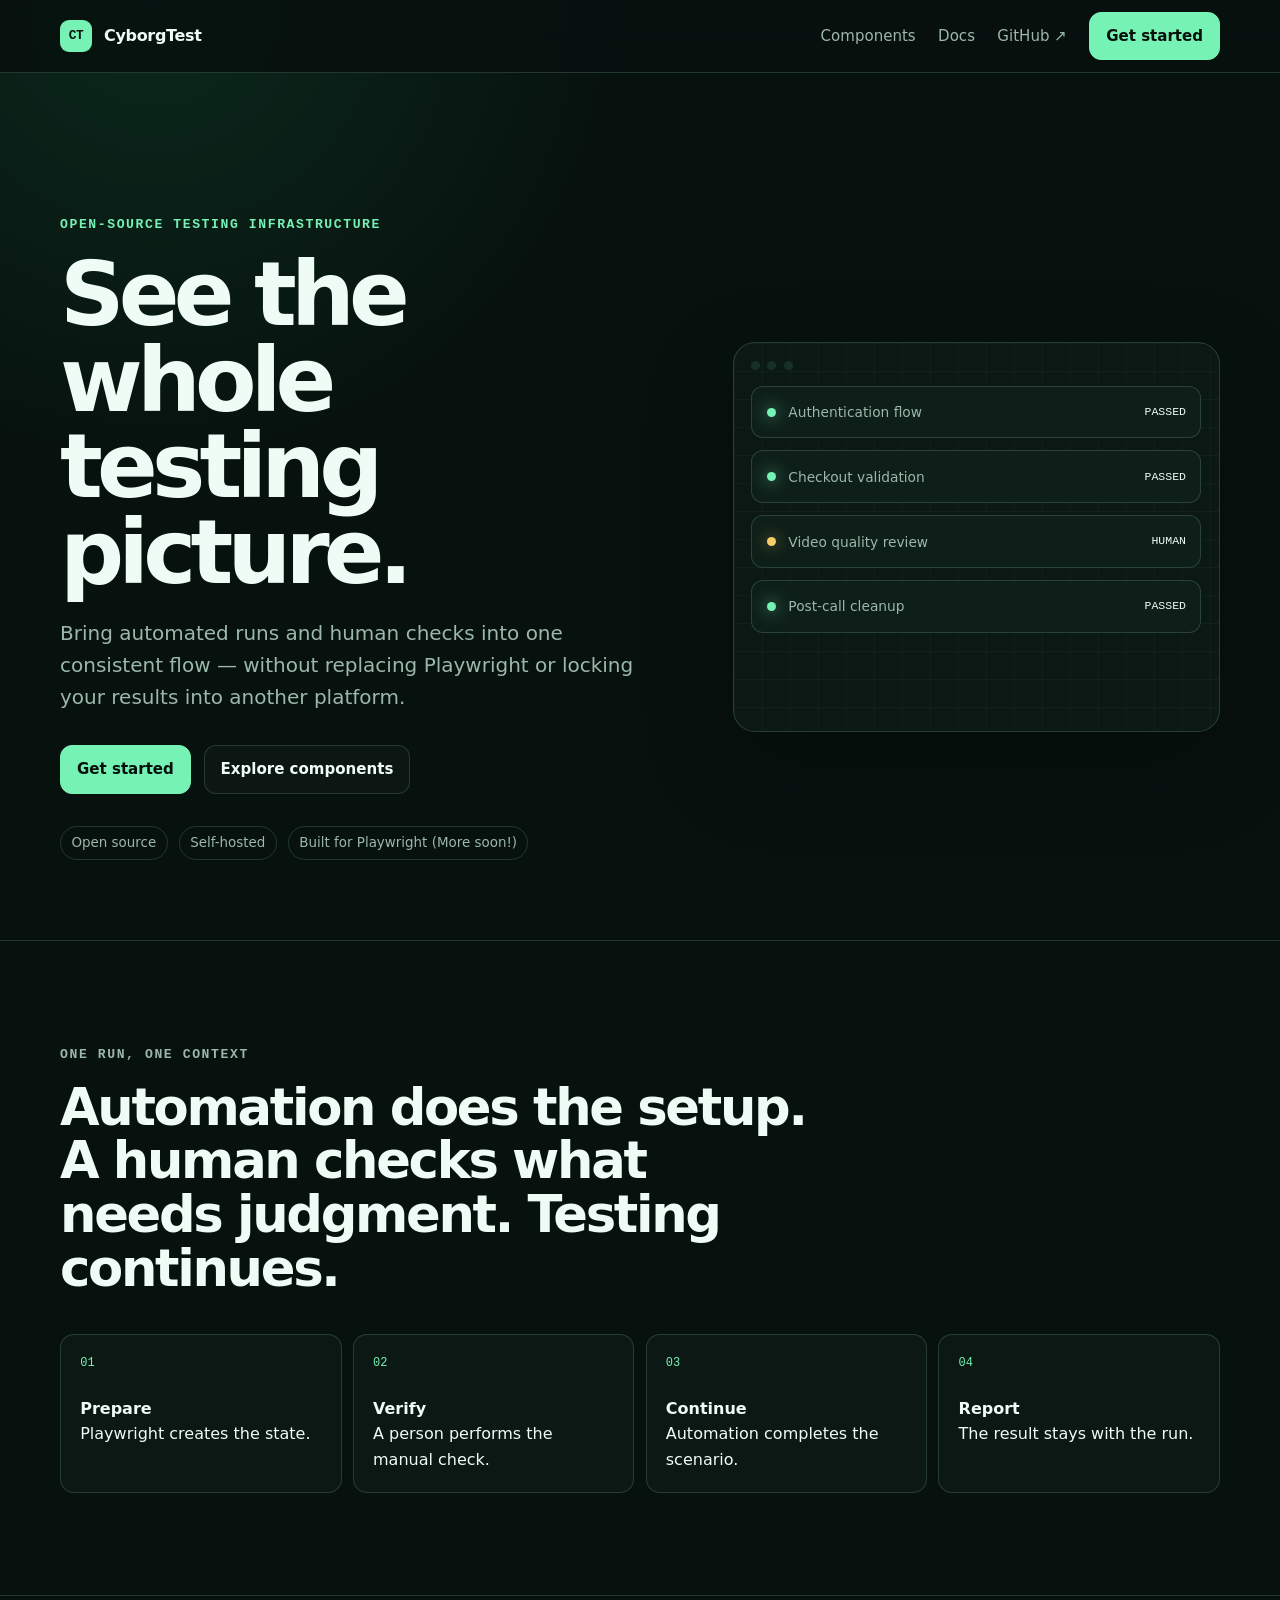
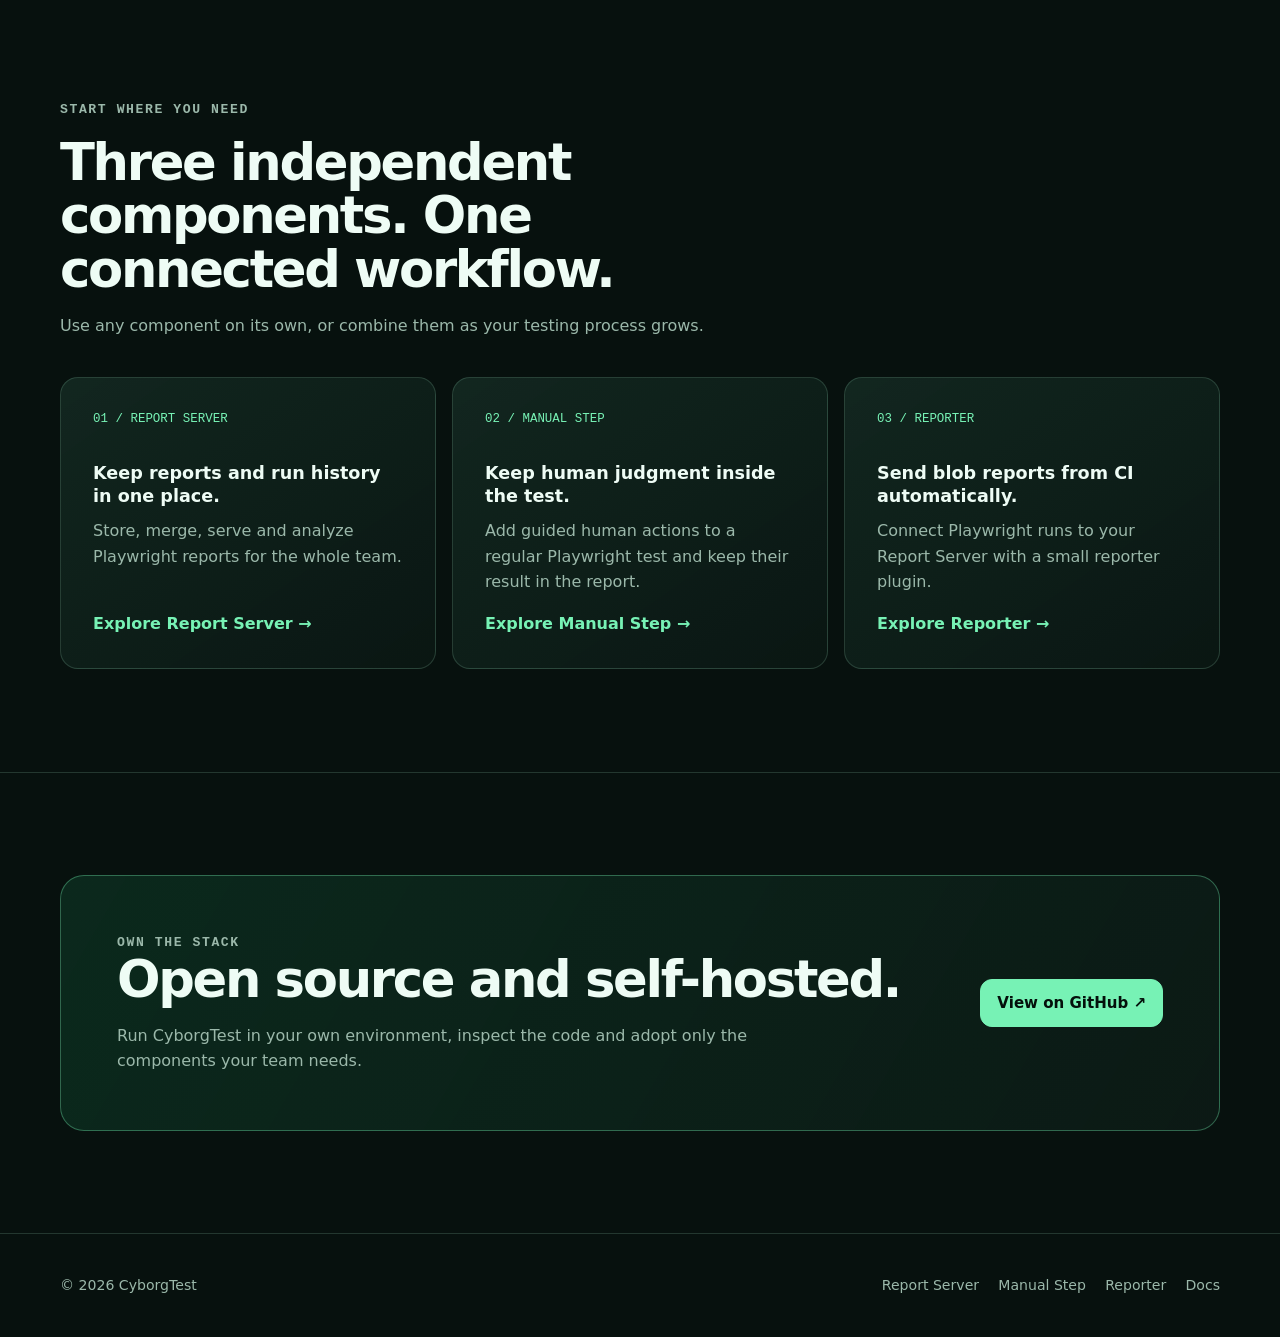
<file: index.html>
<!doctype html>
<html lang="en">
  <head>
    <meta charset="UTF-8" />
    <meta name="viewport" content="width=device-width, initial-scale=1.0" />
    <meta name="description" content="CyborgTest brings automated and human test results into one place." />
    <title>CyborgTest — One view of your testing</title>
    <link rel="icon" href="./assets/favicon.svg" type="image/svg+xml" />
    <link rel="stylesheet" href="./assets/styles.css" />
  </head>
  <body>
    <a class="skip-link" href="#main">Skip to content</a>
    <header class="site-header">
      <nav class="nav container" aria-label="Main navigation">
        <a class="brand" href="./" aria-label="CyborgTest home"><span class="brand-mark">CT</span><span>CyborgTest</span></a>
        <button class="nav-toggle" type="button" aria-expanded="false" aria-controls="nav-links" data-nav-toggle>Menu</button>
        <div class="nav-links" id="nav-links" data-nav-links>
          <a href="#components">Components</a>
          <a href="./docs/">Docs</a>
          <a href="https://github.com/CyborgTests" target="_blank" rel="noreferrer">GitHub ↗</a>
          <a class="button button-primary" href="./docs/">Get started</a>
        </div>
      </nav>
    </header>

    <main id="main">
      <section class="hero">
        <div class="hero-grid container">
          <div>
            <p class="eyebrow">Open-source testing infrastructure</p>
            <h1>See the whole testing picture.</h1>
            <p class="lead">Bring automated runs and human checks into one consistent flow — without replacing Playwright or locking your results into another platform.</p>
            <div class="hero-actions">
              <a class="button button-primary" href="./docs/">Get started</a>
              <a class="button button-secondary" href="#components">Explore components</a>
            </div>
            <div class="trust-row" aria-label="Product attributes">
              <span class="tag">Open source</span>
              <span class="tag">Self-hosted</span>
              <span class="tag">Built for Playwright (More soon!)</span>
            </div>
          </div>

          <div class="demo-frame" aria-label="Placeholder representation of a unified test run">
            <div class="window-bar"><span class="window-dot"></span><span class="window-dot"></span><span class="window-dot"></span></div>
            <div class="demo-stack">
              <div class="demo-row"><span class="status-dot"></span><span>Authentication flow</span><span class="status-label">PASSED</span></div>
              <div class="demo-row"><span class="status-dot"></span><span>Checkout validation</span><span class="status-label">PASSED</span></div>
              <div class="demo-row"><span class="status-dot manual"></span><span>Video quality review</span><span class="status-label">HUMAN</span></div>
              <div class="demo-row"><span class="status-dot"></span><span>Post-call cleanup</span><span class="status-label">PASSED</span></div>
            </div>
          </div>
        </div>
      </section>

      <section class="section section-border" id="workflow">
        <div class="container">
          <div class="section-heading">
            <p class="eyebrow">One run, one context</p>
            <h2>Automation does the setup. A human checks what needs judgment. Testing continues.</h2>
          </div>
          <div class="flow">
            <div class="flow-step"><strong>Prepare</strong><br />Playwright creates the state.</div>
            <div class="flow-step"><strong>Verify</strong><br />A person performs the manual check.</div>
            <div class="flow-step"><strong>Continue</strong><br />Automation completes the scenario.</div>
            <div class="flow-step"><strong>Report</strong><br />The result stays with the run.</div>
          </div>
        </div>
      </section>

      <section class="section section-border" id="components">
        <div class="container">
          <div class="section-heading">
            <p class="eyebrow">Start where you need</p>
            <h2>Three independent components. One connected workflow.</h2>
            <p>Use any component on its own, or combine them as your testing process grows.</p>
          </div>
          <div class="grid-3">
            <article class="card">
              <span class="card-index">01 / REPORT SERVER</span>
              <h3>Keep reports and run history in one place.</h3>
              <p>Store, merge, serve and analyze Playwright reports for the whole team.</p>
              <a class="text-link" href="./report-server/">Explore Report Server →</a>
            </article>
            <article class="card">
              <span class="card-index">02 / MANUAL STEP</span>
              <h3>Keep human judgment inside the test.</h3>
              <p>Add guided human actions to a regular Playwright test and keep their result in the report.</p>
              <a class="text-link" href="./manual-step/">Explore Manual Step →</a>
            </article>
            <article class="card">
              <span class="card-index">03 / REPORTER</span>
              <h3>Send blob reports from CI automatically.</h3>
              <p>Connect Playwright runs to your Report Server with a small reporter plugin.</p>
              <a class="text-link" href="./reporter/">Explore Reporter →</a>
            </article>
          </div>
        </div>
      </section>

      <section class="section section-border">
        <div class="container">
          <div class="cta-panel">
            <div>
              <p class="eyebrow">Own the stack</p>
              <h2>Open source and self-hosted.</h2>
              <p>Run CyborgTest in your own environment, inspect the code and adopt only the components your team needs.</p>
            </div>
            <a class="button button-primary" href="https://github.com/CyborgTests" target="_blank" rel="noreferrer">View on GitHub ↗</a>
          </div>
        </div>
      </section>
    </main>

    <footer class="site-footer">
      <div class="footer-row container">
        <span>© <span data-year></span> CyborgTest</span>
        <div class="footer-links"><a href="./report-server/">Report Server</a><a href="./manual-step/">Manual Step</a><a href="./reporter/">Reporter</a><a href="./docs/">Docs</a></div>
      </div>
    </footer>
    <script src="./assets/site.js"></script>
  </body>
</html>
</file>
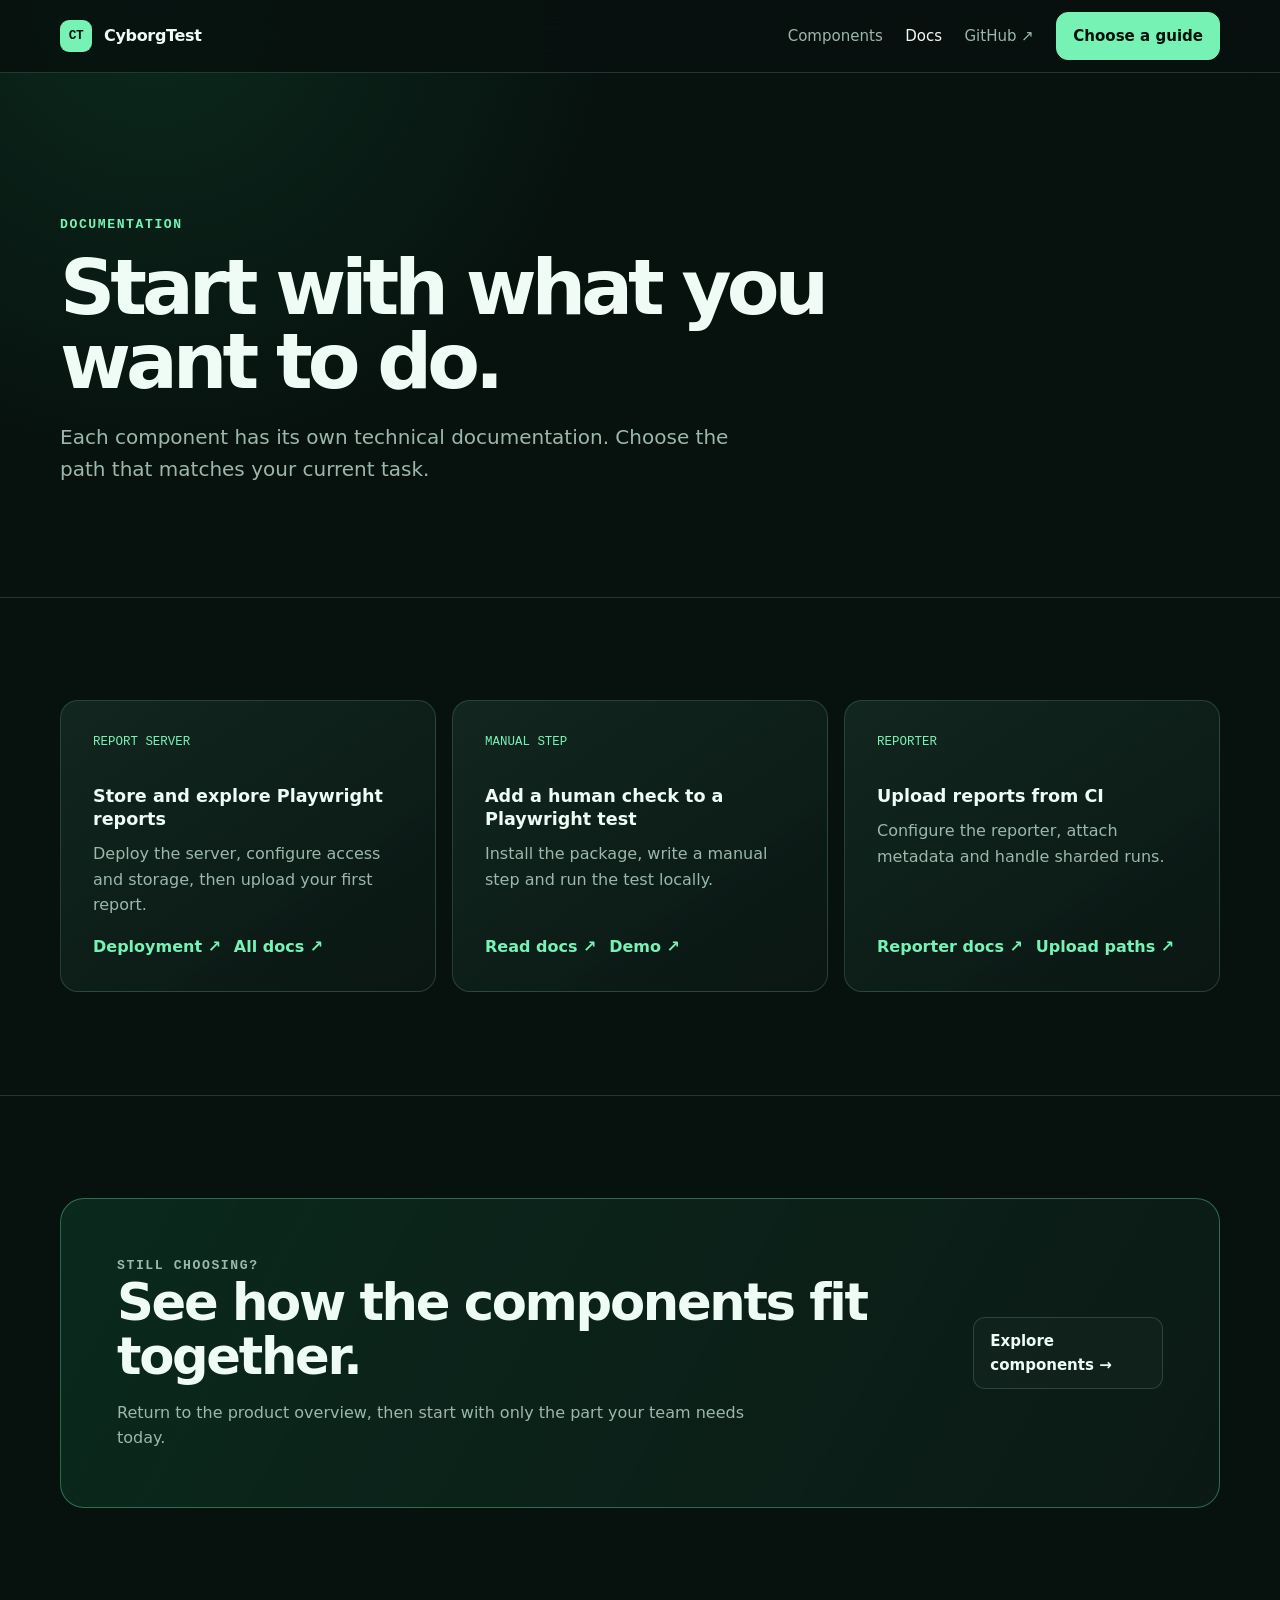
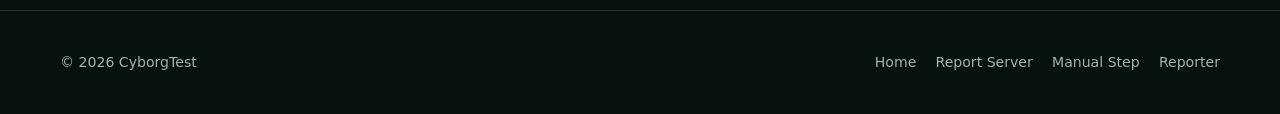
<file: docs/index.html>
<!doctype html>
<html lang="en">
  <head>
    <meta charset="UTF-8" />
    <meta name="viewport" content="width=device-width, initial-scale=1.0" />
    <meta name="description" content="Choose the CyborgTest documentation for your task." />
    <title>Documentation — CyborgTest</title>
    <link rel="icon" href="../assets/favicon.svg" type="image/svg+xml" />
    <link rel="stylesheet" href="../assets/styles.css" />
  </head>
  <body>
    <a class="skip-link" href="#main">Skip to content</a>
    <header class="site-header">
      <nav class="nav container" aria-label="Main navigation">
        <a class="brand" href="../"><span class="brand-mark">CT</span><span>CyborgTest</span></a>
        <button class="nav-toggle" type="button" aria-expanded="false" aria-controls="nav-links" data-nav-toggle>Menu</button>
        <div class="nav-links" id="nav-links" data-nav-links><a href="../#components">Components</a><a href="./" aria-current="page">Docs</a><a href="https://github.com/CyborgTests" target="_blank" rel="noreferrer">GitHub ↗</a><a class="button button-primary" href="#choose">Choose a guide</a></div>
      </nav>
    </header>
    <main id="main">
      <section class="hero component-hero">
        <div class="container">
          <p class="eyebrow">Documentation</p>
          <h1>Start with what you want to do.</h1>
          <p class="lead">Each component has its own technical documentation. Choose the path that matches your current task.</p>
        </div>
      </section>
      <section class="section section-border" id="choose">
        <div class="container grid-3">
          <article class="card">
            <span class="card-index">REPORT SERVER</span>
            <h3>Store and explore Playwright reports</h3>
            <p>Deploy the server, configure access and storage, then upload your first report.</p>
            <div class="card-actions"><a class="text-link" href="https://cyborgtests.github.io/playwright-reports-server/Deployment" target="_blank" rel="noreferrer">Deployment ↗</a><a class="text-link" href="https://cyborgtests.github.io/playwright-reports-server/" target="_blank" rel="noreferrer">All docs ↗</a></div>
          </article>
          <article class="card">
            <span class="card-index">MANUAL STEP</span>
            <h3>Add a human check to a Playwright test</h3>
            <p>Install the package, write a manual step and run the test locally.</p>
            <div class="card-actions"><a class="text-link" href="https://github.com/CyborgTests/playwright-manual-step-automation#readme" target="_blank" rel="noreferrer">Read docs ↗</a><a class="text-link" href="https://github.com/CyborgTests/demo-playwright-manual-step-automation" target="_blank" rel="noreferrer">Demo ↗</a></div>
          </article>
          <article class="card">
            <span class="card-index">REPORTER</span>
            <h3>Upload reports from CI</h3>
            <p>Configure the reporter, attach metadata and handle sharded runs.</p>
            <div class="card-actions"><a class="text-link" href="https://github.com/CyborgTests/playwright-reports-server/blob/main/packages/reporter/README.md" target="_blank" rel="noreferrer">Reporter docs ↗</a><a class="text-link" href="https://cyborgtests.github.io/playwright-reports-server/Uploading-Reports" target="_blank" rel="noreferrer">Upload paths ↗</a></div>
          </article>
        </div>
      </section>
      <section class="section section-border"><div class="container"><div class="cta-panel"><div><p class="eyebrow">Still choosing?</p><h2>See how the components fit together.</h2><p>Return to the product overview, then start with only the part your team needs today.</p></div><a class="button button-secondary" href="../#components">Explore components →</a></div></div></section>
    </main>
    <footer class="site-footer"><div class="footer-row container"><span>© <span data-year></span> CyborgTest</span><div class="footer-links"><a href="../">Home</a><a href="../report-server/">Report Server</a><a href="../manual-step/">Manual Step</a><a href="../reporter/">Reporter</a></div></div></footer>
    <script src="../assets/site.js"></script>
  </body>
</html>
</file>
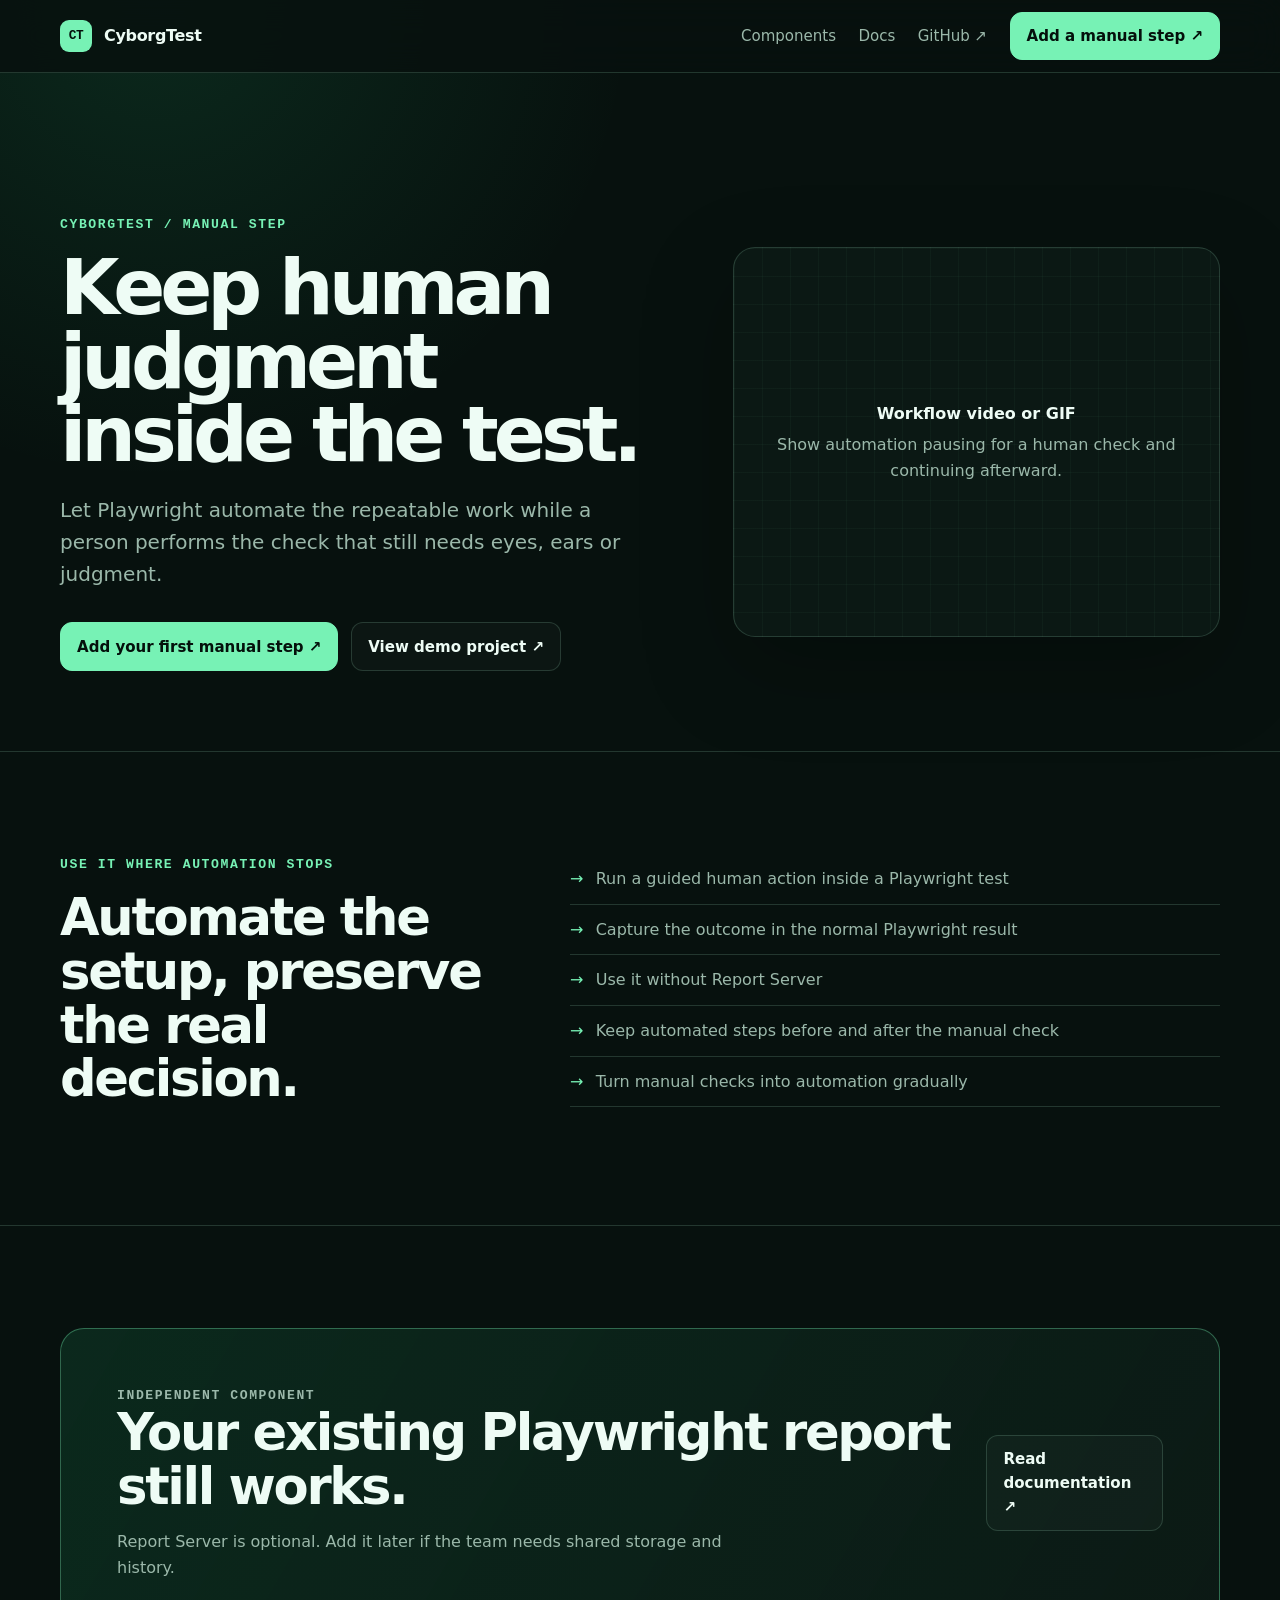
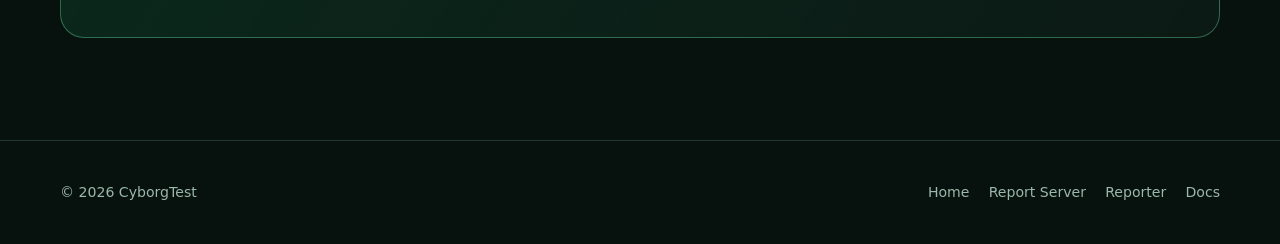
<file: manual-step/index.html>
<!doctype html>
<html lang="en">
  <head>
    <meta charset="UTF-8" />
    <meta name="viewport" content="width=device-width, initial-scale=1.0" />
    <meta name="description" content="Add human actions and judgment to Playwright tests with CyborgTest Manual Step." />
    <title>Manual Step — CyborgTest</title>
    <link rel="icon" href="../assets/favicon.svg" type="image/svg+xml" />
    <link rel="stylesheet" href="../assets/styles.css" />
  </head>
  <body>
    <a class="skip-link" href="#main">Skip to content</a>
    <header class="site-header">
      <nav class="nav container" aria-label="Main navigation">
        <a class="brand" href="../"><span class="brand-mark">CT</span><span>CyborgTest</span></a>
        <button class="nav-toggle" type="button" aria-expanded="false" aria-controls="nav-links" data-nav-toggle>Menu</button>
        <div class="nav-links" id="nav-links" data-nav-links><a href="../#components">Components</a><a href="../docs/">Docs</a><a href="https://github.com/CyborgTests/playwright-manual-step-automation" target="_blank" rel="noreferrer">GitHub ↗</a><a class="button button-primary" href="https://github.com/CyborgTests/playwright-manual-step-automation#readme" target="_blank" rel="noreferrer">Add a manual step ↗</a></div>
      </nav>
    </header>
    <main id="main">
      <section class="hero component-hero">
        <div class="hero-grid container">
          <div>
            <p class="eyebrow">CyborgTest / Manual Step</p>
            <h1>Keep human judgment inside the test.</h1>
            <p class="lead">Let Playwright automate the repeatable work while a person performs the check that still needs eyes, ears or judgment.</p>
            <div class="hero-actions"><a class="button button-primary" href="https://github.com/CyborgTests/playwright-manual-step-automation#readme" target="_blank" rel="noreferrer">Add your first manual step ↗</a><a class="button button-secondary" href="https://github.com/CyborgTests/demo-playwright-manual-step-automation" target="_blank" rel="noreferrer">View demo project ↗</a></div>
          </div>
          <div class="placeholder-frame"><div><strong>Workflow video or GIF</strong>Show automation pausing for a human check and continuing afterward.</div></div>
        </div>
      </section>
      <section class="section section-border">
        <div class="component-content container">
          <div><p class="eyebrow">Use it where automation stops</p><h2>Automate the setup, preserve the real decision.</h2></div>
          <ul class="check-list"><li>Run a guided human action inside a Playwright test</li><li>Capture the outcome in the normal Playwright result</li><li>Use it without Report Server</li><li>Keep automated steps before and after the manual check</li><li>Turn manual checks into automation gradually</li></ul>
        </div>
      </section>
      <section class="section section-border"><div class="container"><div class="cta-panel"><div><p class="eyebrow">Independent component</p><h2>Your existing Playwright report still works.</h2><p>Report Server is optional. Add it later if the team needs shared storage and history.</p></div><a class="button button-secondary" href="https://github.com/CyborgTests/playwright-manual-step-automation#readme" target="_blank" rel="noreferrer">Read documentation ↗</a></div></div></section>
    </main>
    <footer class="site-footer"><div class="footer-row container"><span>© <span data-year></span> CyborgTest</span><div class="footer-links"><a href="../">Home</a><a href="../report-server/">Report Server</a><a href="../reporter/">Reporter</a><a href="../docs/">Docs</a></div></div></footer>
    <script src="../assets/site.js"></script>
  </body>
</html>
</file>
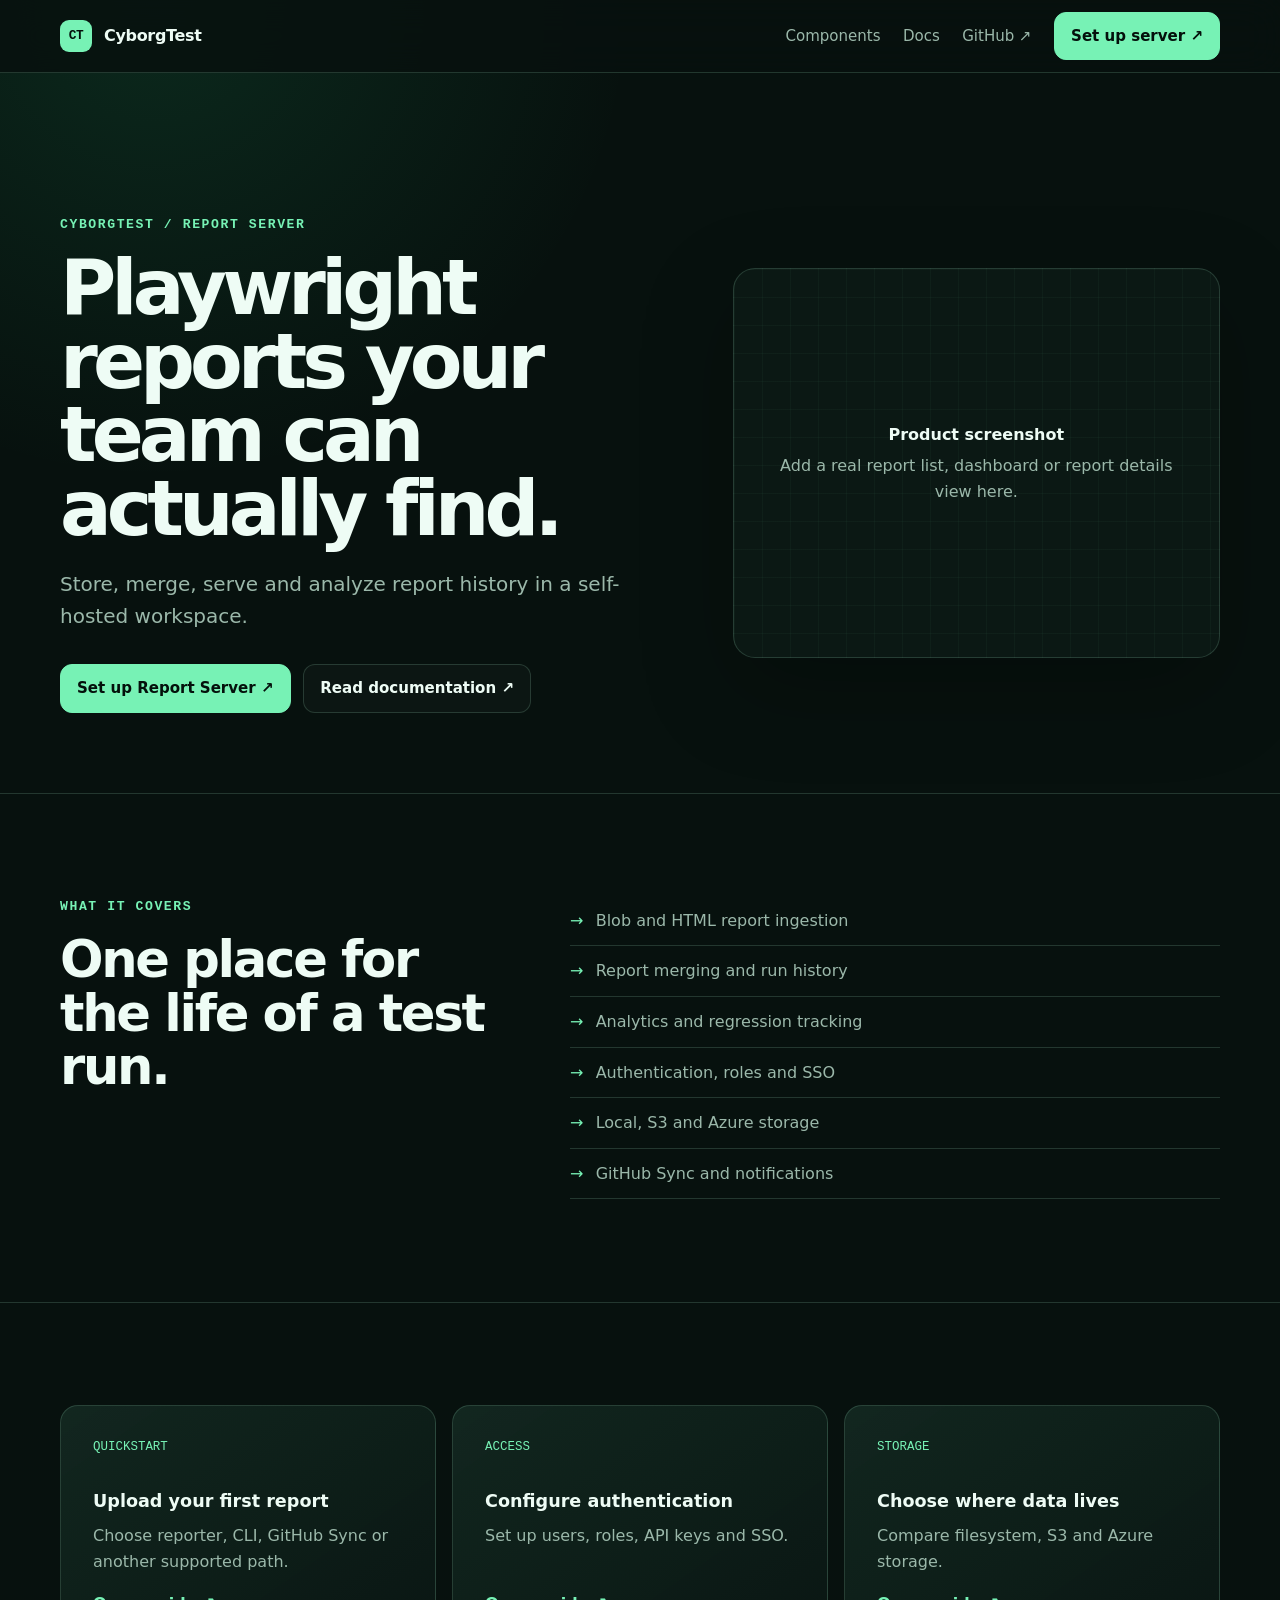
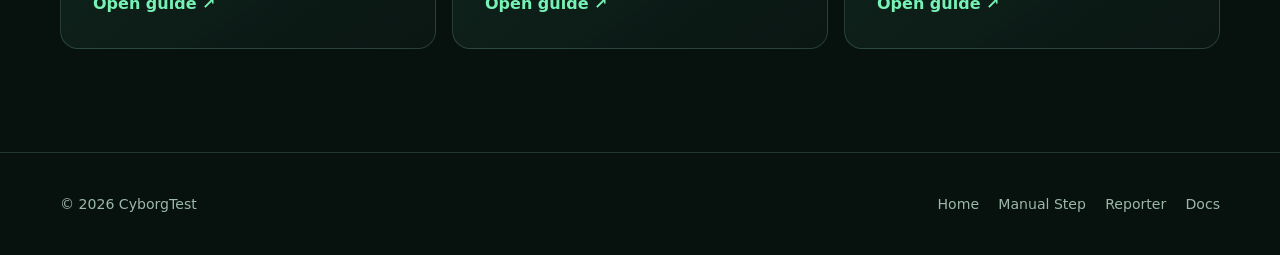
<file: report-server/index.html>
<!doctype html>
<html lang="en">
  <head>
    <meta charset="UTF-8" />
    <meta name="viewport" content="width=device-width, initial-scale=1.0" />
    <meta name="description" content="Store, merge, serve and analyze Playwright reports with CyborgTest Report Server." />
    <title>Report Server — CyborgTest</title>
    <link rel="icon" href="../assets/favicon.svg" type="image/svg+xml" />
    <link rel="stylesheet" href="../assets/styles.css" />
  </head>
  <body>
    <a class="skip-link" href="#main">Skip to content</a>
    <header class="site-header">
      <nav class="nav container" aria-label="Main navigation">
        <a class="brand" href="../"><span class="brand-mark">CT</span><span>CyborgTest</span></a>
        <button class="nav-toggle" type="button" aria-expanded="false" aria-controls="nav-links" data-nav-toggle>Menu</button>
        <div class="nav-links" id="nav-links" data-nav-links><a href="../#components">Components</a><a href="../docs/">Docs</a><a href="https://github.com/CyborgTests/playwright-reports-server" target="_blank" rel="noreferrer">GitHub ↗</a><a class="button button-primary" href="https://cyborgtests.github.io/playwright-reports-server/Deployment" target="_blank" rel="noreferrer">Set up server ↗</a></div>
      </nav>
    </header>
    <main id="main">
      <section class="hero component-hero">
        <div class="hero-grid container">
          <div>
            <p class="eyebrow">CyborgTest / Report Server</p>
            <h1>Playwright reports your team can actually find.</h1>
            <p class="lead">Store, merge, serve and analyze report history in a self-hosted workspace.</p>
            <div class="hero-actions"><a class="button button-primary" href="https://cyborgtests.github.io/playwright-reports-server/Deployment" target="_blank" rel="noreferrer">Set up Report Server ↗</a><a class="button button-secondary" href="https://cyborgtests.github.io/playwright-reports-server/" target="_blank" rel="noreferrer">Read documentation ↗</a></div>
          </div>
          <div class="placeholder-frame"><div><strong>Product screenshot</strong>Add a real report list, dashboard or report details view here.</div></div>
        </div>
      </section>
      <section class="section section-border">
        <div class="component-content container">
          <div><p class="eyebrow">What it covers</p><h2>One place for the life of a test run.</h2></div>
          <ul class="check-list"><li>Blob and HTML report ingestion</li><li>Report merging and run history</li><li>Analytics and regression tracking</li><li>Authentication, roles and SSO</li><li>Local, S3 and Azure storage</li><li>GitHub Sync and notifications</li></ul>
        </div>
      </section>
      <section class="section section-border">
        <div class="container grid-3">
          <a class="card" href="https://cyborgtests.github.io/playwright-reports-server/Uploading-Reports" target="_blank" rel="noreferrer"><span class="card-index">QUICKSTART</span><h3>Upload your first report</h3><p>Choose reporter, CLI, GitHub Sync or another supported path.</p><span class="text-link">Open guide ↗</span></a>
          <a class="card" href="https://cyborgtests.github.io/playwright-reports-server/Authentication" target="_blank" rel="noreferrer"><span class="card-index">ACCESS</span><h3>Configure authentication</h3><p>Set up users, roles, API keys and SSO.</p><span class="text-link">Open guide ↗</span></a>
          <a class="card" href="https://cyborgtests.github.io/playwright-reports-server/Storage" target="_blank" rel="noreferrer"><span class="card-index">STORAGE</span><h3>Choose where data lives</h3><p>Compare filesystem, S3 and Azure storage.</p><span class="text-link">Open guide ↗</span></a>
        </div>
      </section>
    </main>
    <footer class="site-footer"><div class="footer-row container"><span>© <span data-year></span> CyborgTest</span><div class="footer-links"><a href="../">Home</a><a href="../manual-step/">Manual Step</a><a href="../reporter/">Reporter</a><a href="../docs/">Docs</a></div></div></footer>
    <script src="../assets/site.js"></script>
  </body>
</html>
</file>
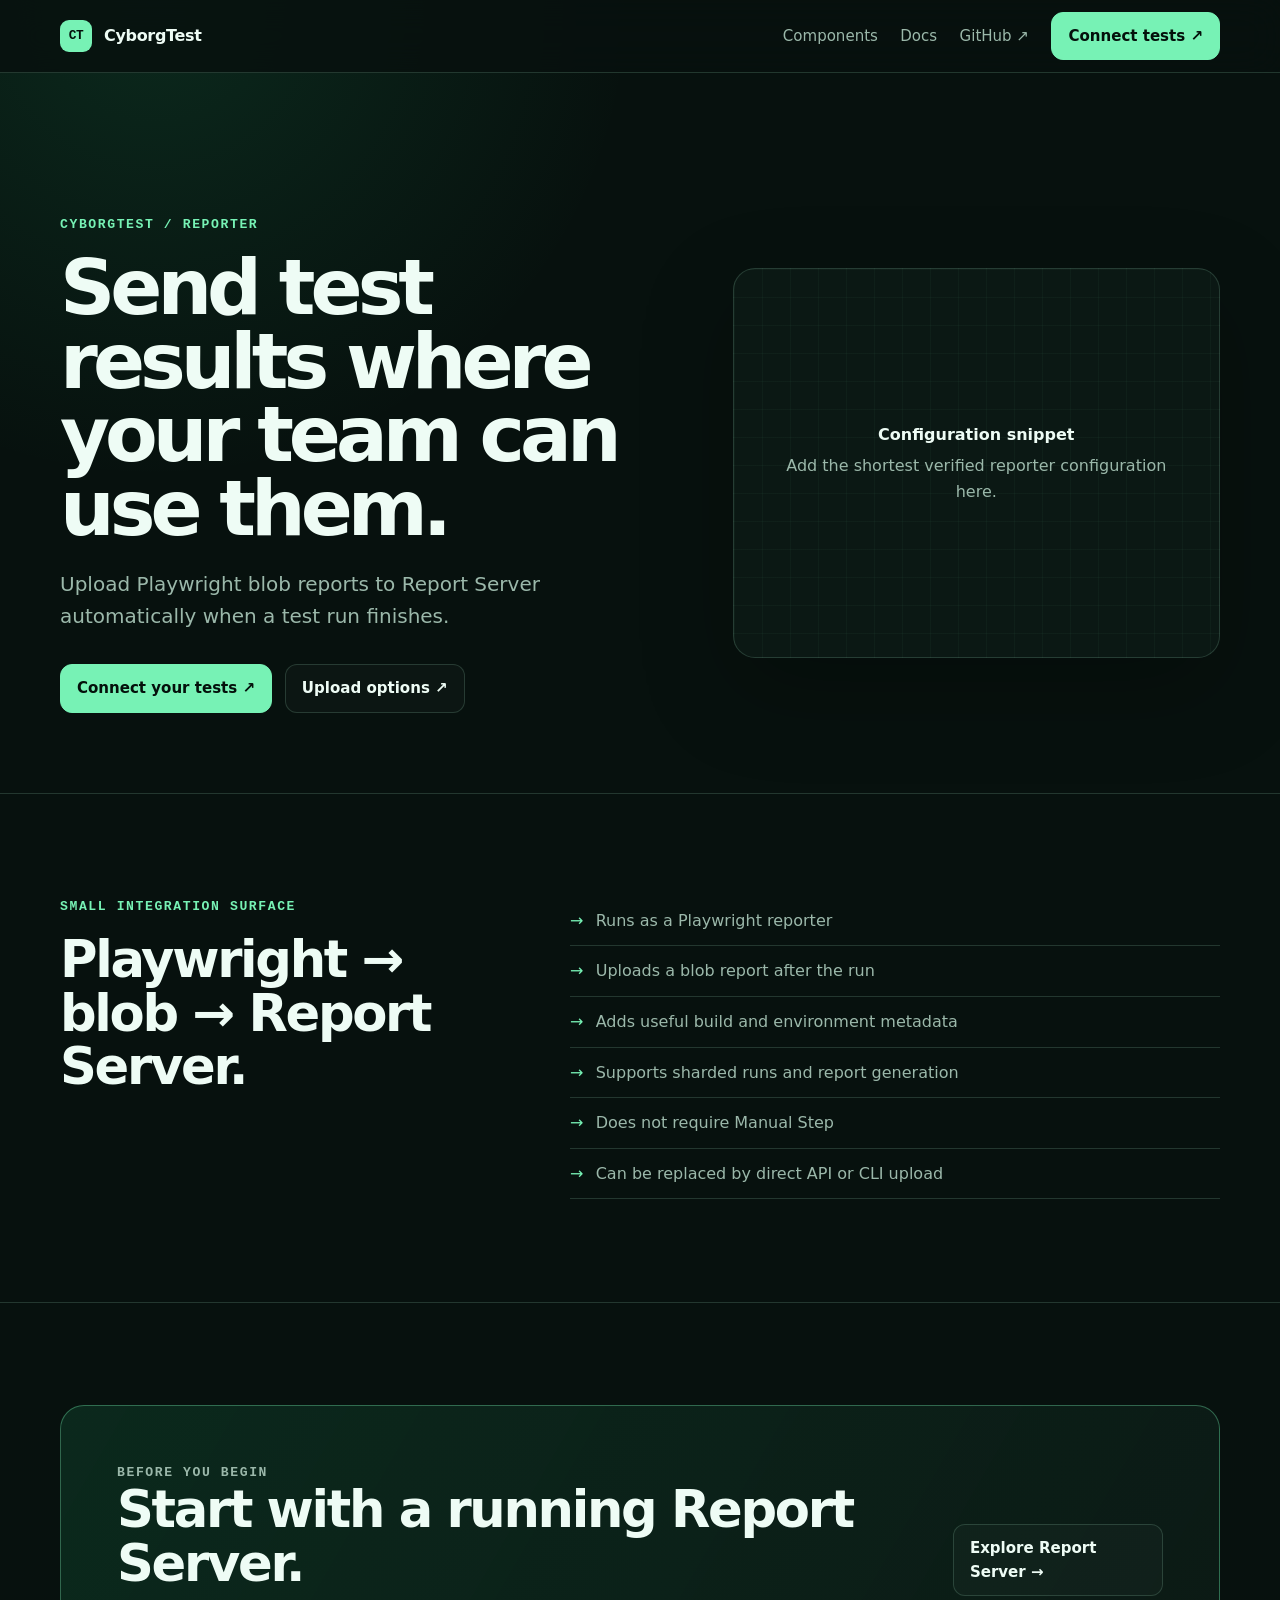
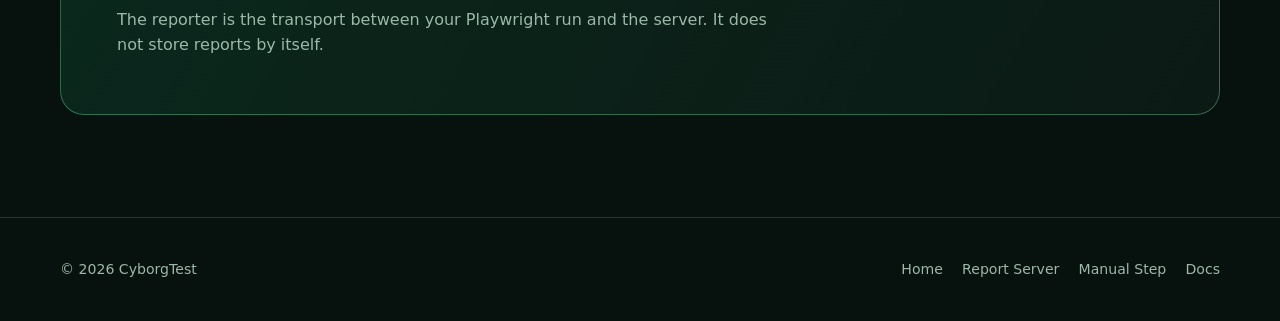
<file: reporter/index.html>
<!doctype html>
<html lang="en">
  <head>
    <meta charset="UTF-8" />
    <meta name="viewport" content="width=device-width, initial-scale=1.0" />
    <meta name="description" content="Upload Playwright blob reports to CyborgTest Report Server from CI." />
    <title>Reporter — CyborgTest</title>
    <link rel="icon" href="../assets/favicon.svg" type="image/svg+xml" />
    <link rel="stylesheet" href="../assets/styles.css" />
  </head>
  <body>
    <a class="skip-link" href="#main">Skip to content</a>
    <header class="site-header">
      <nav class="nav container" aria-label="Main navigation">
        <a class="brand" href="../"><span class="brand-mark">CT</span><span>CyborgTest</span></a>
        <button class="nav-toggle" type="button" aria-expanded="false" aria-controls="nav-links" data-nav-toggle>Menu</button>
        <div class="nav-links" id="nav-links" data-nav-links><a href="../#components">Components</a><a href="../docs/">Docs</a><a href="https://github.com/CyborgTests/playwright-reports-server/tree/main/packages/reporter" target="_blank" rel="noreferrer">GitHub ↗</a><a class="button button-primary" href="https://github.com/CyborgTests/playwright-reports-server/blob/main/packages/reporter/README.md" target="_blank" rel="noreferrer">Connect tests ↗</a></div>
      </nav>
    </header>
    <main id="main">
      <section class="hero component-hero">
        <div class="hero-grid container">
          <div>
            <p class="eyebrow">CyborgTest / Reporter</p>
            <h1>Send test results where your team can use them.</h1>
            <p class="lead">Upload Playwright blob reports to Report Server automatically when a test run finishes.</p>
            <div class="hero-actions"><a class="button button-primary" href="https://github.com/CyborgTests/playwright-reports-server/blob/main/packages/reporter/README.md" target="_blank" rel="noreferrer">Connect your tests ↗</a><a class="button button-secondary" href="https://cyborgtests.github.io/playwright-reports-server/Uploading-Reports" target="_blank" rel="noreferrer">Upload options ↗</a></div>
          </div>
          <div class="placeholder-frame"><div><strong>Configuration snippet</strong>Add the shortest verified reporter configuration here.</div></div>
        </div>
      </section>
      <section class="section section-border">
        <div class="component-content container">
          <div><p class="eyebrow">Small integration surface</p><h2>Playwright → blob → Report Server.</h2></div>
          <ul class="check-list"><li>Runs as a Playwright reporter</li><li>Uploads a blob report after the run</li><li>Adds useful build and environment metadata</li><li>Supports sharded runs and report generation</li><li>Does not require Manual Step</li><li>Can be replaced by direct API or CLI upload</li></ul>
        </div>
      </section>
      <section class="section section-border"><div class="container"><div class="cta-panel"><div><p class="eyebrow">Before you begin</p><h2>Start with a running Report Server.</h2><p>The reporter is the transport between your Playwright run and the server. It does not store reports by itself.</p></div><a class="button button-secondary" href="../report-server/">Explore Report Server →</a></div></div></section>
    </main>
    <footer class="site-footer"><div class="footer-row container"><span>© <span data-year></span> CyborgTest</span><div class="footer-links"><a href="../">Home</a><a href="../report-server/">Report Server</a><a href="../manual-step/">Manual Step</a><a href="../docs/">Docs</a></div></div></footer>
    <script src="../assets/site.js"></script>
  </body>
</html>
</file>
<file: assets/styles.css>
:root {
  --bg: #07110e;
  --bg-soft: #0b1814;
  --surface: #10211b;
  --surface-strong: #173027;
  --line: rgba(180, 255, 217, 0.16);
  --text: #eefcf5;
  --muted: #9bb8aa;
  --accent: #77f2b5;
  --accent-strong: #29d888;
  --max-width: 1160px;
  --radius: 18px;
}

* {
  box-sizing: border-box;
}

html {
  scroll-behavior: smooth;
}

body {
  margin: 0;
  color: var(--text);
  background:
    radial-gradient(circle at 12% 0%, rgba(41, 216, 136, 0.12), transparent 30rem),
    var(--bg);
  font-family: Inter, ui-sans-serif, system-ui, -apple-system, BlinkMacSystemFont, "Segoe UI", sans-serif;
  line-height: 1.6;
}

a {
  color: inherit;
  text-decoration: none;
}

button,
a {
  -webkit-tap-highlight-color: transparent;
}

.skip-link {
  position: absolute;
  left: 1rem;
  top: -5rem;
  z-index: 20;
  padding: 0.75rem 1rem;
  color: #04100b;
  background: var(--accent);
  border-radius: 10px;
}

.skip-link:focus {
  top: 1rem;
}

.container {
  width: min(calc(100% - 2rem), var(--max-width));
  margin-inline: auto;
}

.site-header {
  position: sticky;
  top: 0;
  z-index: 10;
  border-bottom: 1px solid var(--line);
  background: rgba(7, 17, 14, 0.86);
  backdrop-filter: blur(18px);
}

.nav {
  min-height: 72px;
  display: flex;
  align-items: center;
  justify-content: space-between;
  gap: 2rem;
}

.brand {
  display: inline-flex;
  align-items: center;
  gap: 0.75rem;
  font-weight: 760;
  letter-spacing: -0.02em;
}

.brand-mark {
  width: 32px;
  height: 32px;
  display: grid;
  place-items: center;
  color: #04100b;
  background: var(--accent);
  border-radius: 9px;
  font-family: ui-monospace, SFMono-Regular, Menlo, monospace;
  font-size: 0.8rem;
  font-weight: 900;
}

.nav-links {
  display: flex;
  align-items: center;
  gap: 1.4rem;
  color: var(--muted);
  font-size: 0.94rem;
}

.nav-links a:hover,
.nav-links a[aria-current="page"] {
  color: var(--text);
}

.nav-toggle {
  display: none;
  padding: 0.6rem;
  border: 1px solid var(--line);
  color: var(--text);
  background: var(--surface);
  border-radius: 10px;
  font: inherit;
}

.button {
  min-height: 46px;
  display: inline-flex;
  align-items: center;
  justify-content: center;
  gap: 0.55rem;
  padding: 0.7rem 1rem;
  border: 1px solid var(--line);
  border-radius: 12px;
  font-size: 0.94rem;
  font-weight: 700;
  transition: transform 160ms ease, border-color 160ms ease, background 160ms ease;
}

.button:hover {
  transform: translateY(-2px);
  border-color: rgba(119, 242, 181, 0.55);
}

.button-primary {
  color: #04100b;
  background: var(--accent);
  border-color: var(--accent);
}

.button-secondary {
  background: rgba(255, 255, 255, 0.025);
}

.hero {
  padding: clamp(5rem, 11vw, 9rem) 0 5rem;
}

.hero-grid {
  display: grid;
  grid-template-columns: minmax(0, 1.1fr) minmax(340px, 0.9fr);
  align-items: center;
  gap: clamp(2.5rem, 6vw, 6rem);
}

.eyebrow {
  margin: 0 0 1rem;
  color: var(--accent);
  font-family: ui-monospace, SFMono-Regular, Menlo, monospace;
  font-size: 0.82rem;
  font-weight: 750;
  letter-spacing: 0.12em;
  text-transform: uppercase;
}

h1,
h2,
h3,
p {
  margin-top: 0;
}

h1 {
  max-width: 820px;
  margin-bottom: 1.4rem;
  font-size: clamp(3rem, 7vw, 6.2rem);
  line-height: 0.96;
  letter-spacing: -0.065em;
}

.component-hero h1 {
  font-size: clamp(3rem, 6vw, 5.4rem);
}

h2 {
  margin-bottom: 1rem;
  font-size: clamp(2rem, 4vw, 3.4rem);
  line-height: 1.05;
  letter-spacing: -0.045em;
}

h3 {
  margin-bottom: 0.65rem;
  font-size: 1.1rem;
  line-height: 1.3;
}

.lead {
  max-width: 690px;
  margin-bottom: 2rem;
  color: var(--muted);
  font-size: clamp(1.05rem, 2vw, 1.25rem);
}

.hero-actions,
.card-actions {
  display: flex;
  flex-wrap: wrap;
  gap: 0.8rem;
}

.trust-row {
  margin-top: 2rem;
  display: flex;
  flex-wrap: wrap;
  gap: 0.7rem;
  color: var(--muted);
  font-size: 0.84rem;
}

.tag {
  padding: 0.35rem 0.65rem;
  border: 1px solid var(--line);
  border-radius: 999px;
}

.demo-frame,
.placeholder-frame {
  position: relative;
  min-height: 390px;
  overflow: hidden;
  border: 1px solid var(--line);
  border-radius: calc(var(--radius) + 4px);
  background:
    linear-gradient(rgba(119, 242, 181, 0.035) 1px, transparent 1px),
    linear-gradient(90deg, rgba(119, 242, 181, 0.035) 1px, transparent 1px),
    var(--bg-soft);
  background-size: 28px 28px;
  box-shadow: 0 32px 90px rgba(0, 0, 0, 0.25);
}

.demo-frame {
  padding: 1.1rem;
}

.window-bar {
  display: flex;
  align-items: center;
  gap: 0.45rem;
  margin-bottom: 1rem;
}

.window-dot {
  width: 9px;
  height: 9px;
  border-radius: 999px;
  background: var(--surface-strong);
}

.demo-stack {
  display: grid;
  gap: 0.75rem;
}

.demo-row {
  display: grid;
  grid-template-columns: auto 1fr auto;
  align-items: center;
  gap: 0.8rem;
  padding: 0.9rem;
  border: 1px solid var(--line);
  background: rgba(16, 33, 27, 0.85);
  border-radius: 12px;
  color: var(--muted);
  font-size: 0.86rem;
}

.status-dot {
  width: 9px;
  height: 9px;
  border-radius: 999px;
  background: var(--accent);
  box-shadow: 0 0 16px rgba(119, 242, 181, 0.8);
}

.status-dot.manual {
  background: #f6cd69;
  box-shadow: 0 0 16px rgba(246, 205, 105, 0.6);
}

.status-label {
  color: var(--text);
  font-family: ui-monospace, SFMono-Regular, Menlo, monospace;
  font-size: 0.72rem;
}

.section {
  padding: clamp(4rem, 8vw, 7rem) 0;
}

.section-border {
  border-top: 1px solid var(--line);
}

.section-heading {
  max-width: 760px;
  margin-bottom: 2.4rem;
}

.section-heading p,
.card p,
.content-card p {
  color: var(--muted);
}

.grid-3 {
  display: grid;
  grid-template-columns: repeat(3, minmax(0, 1fr));
  gap: 1rem;
}

.grid-2 {
  display: grid;
  grid-template-columns: repeat(2, minmax(0, 1fr));
  gap: 1rem;
}

.card,
.content-card {
  min-height: 100%;
  padding: clamp(1.3rem, 3vw, 2rem);
  border: 1px solid var(--line);
  border-radius: var(--radius);
  background: linear-gradient(145deg, rgba(23, 48, 39, 0.7), rgba(11, 24, 20, 0.8));
}

.card {
  display: flex;
  flex-direction: column;
}

.card p {
  flex: 1;
}

.card-index {
  margin-bottom: 2rem;
  color: var(--accent);
  font-family: ui-monospace, SFMono-Regular, Menlo, monospace;
  font-size: 0.78rem;
}

.text-link {
  color: var(--accent);
  font-weight: 700;
}

.text-link:hover {
  color: var(--text);
}

.flow {
  display: grid;
  grid-template-columns: repeat(4, 1fr);
  gap: 0.7rem;
  counter-reset: flow;
}

.flow-step {
  min-height: 150px;
  padding: 1.2rem;
  border: 1px solid var(--line);
  border-radius: 14px;
  background: var(--bg-soft);
}

.flow-step::before {
  counter-increment: flow;
  content: "0" counter(flow);
  display: block;
  margin-bottom: 1.4rem;
  color: var(--accent);
  font-family: ui-monospace, SFMono-Regular, Menlo, monospace;
  font-size: 0.75rem;
}

.placeholder-frame {
  display: grid;
  place-items: center;
  padding: 2rem;
  color: var(--muted);
  text-align: center;
}

.placeholder-frame strong {
  display: block;
  margin-bottom: 0.35rem;
  color: var(--text);
}

.component-content {
  display: grid;
  grid-template-columns: 0.8fr 1.2fr;
  gap: clamp(2rem, 6vw, 6rem);
}

.check-list {
  margin: 0;
  padding: 0;
  list-style: none;
}

.check-list li {
  position: relative;
  padding: 0.75rem 0 0.75rem 1.6rem;
  border-bottom: 1px solid var(--line);
  color: var(--muted);
}

.check-list li::before {
  content: "→";
  position: absolute;
  left: 0;
  color: var(--accent);
}

.cta-panel {
  display: flex;
  align-items: center;
  justify-content: space-between;
  gap: 2rem;
  padding: clamp(1.5rem, 5vw, 3.5rem);
  border: 1px solid rgba(119, 242, 181, 0.35);
  border-radius: calc(var(--radius) + 6px);
  background: linear-gradient(120deg, rgba(41, 216, 136, 0.12), rgba(16, 33, 27, 0.55));
}

.cta-panel p {
  max-width: 650px;
  margin-bottom: 0;
  color: var(--muted);
}

.site-footer {
  padding: 2.5rem 0;
  border-top: 1px solid var(--line);
  color: var(--muted);
  font-size: 0.88rem;
}

.footer-row {
  display: flex;
  align-items: center;
  justify-content: space-between;
  gap: 2rem;
}

.footer-links {
  display: flex;
  flex-wrap: wrap;
  gap: 1.2rem;
}

@media (max-width: 860px) {
  .hero-grid,
  .component-content,
  .grid-3,
  .grid-2 {
    grid-template-columns: 1fr;
  }

  .flow {
    grid-template-columns: repeat(2, 1fr);
  }

  .nav-toggle {
    display: inline-flex;
  }

  .nav-links {
    position: absolute;
    left: 1rem;
    right: 1rem;
    top: calc(100% + 0.6rem);
    display: none;
    padding: 1rem;
    flex-direction: column;
    align-items: stretch;
    background: var(--surface);
    border: 1px solid var(--line);
    border-radius: 14px;
  }

  .nav-links.is-open {
    display: flex;
  }

  .nav-links .button {
    width: 100%;
  }
}

@media (max-width: 560px) {
  h1 {
    font-size: clamp(2.8rem, 17vw, 4.4rem);
  }

  .flow {
    grid-template-columns: 1fr;
  }

  .cta-panel,
  .footer-row {
    align-items: flex-start;
    flex-direction: column;
  }

  .demo-frame,
  .placeholder-frame {
    min-height: 320px;
  }
}

@media (prefers-reduced-motion: reduce) {
  html {
    scroll-behavior: auto;
  }

  *,
  *::before,
  *::after {
    transition-duration: 0.01ms !important;
  }
}
</file>
